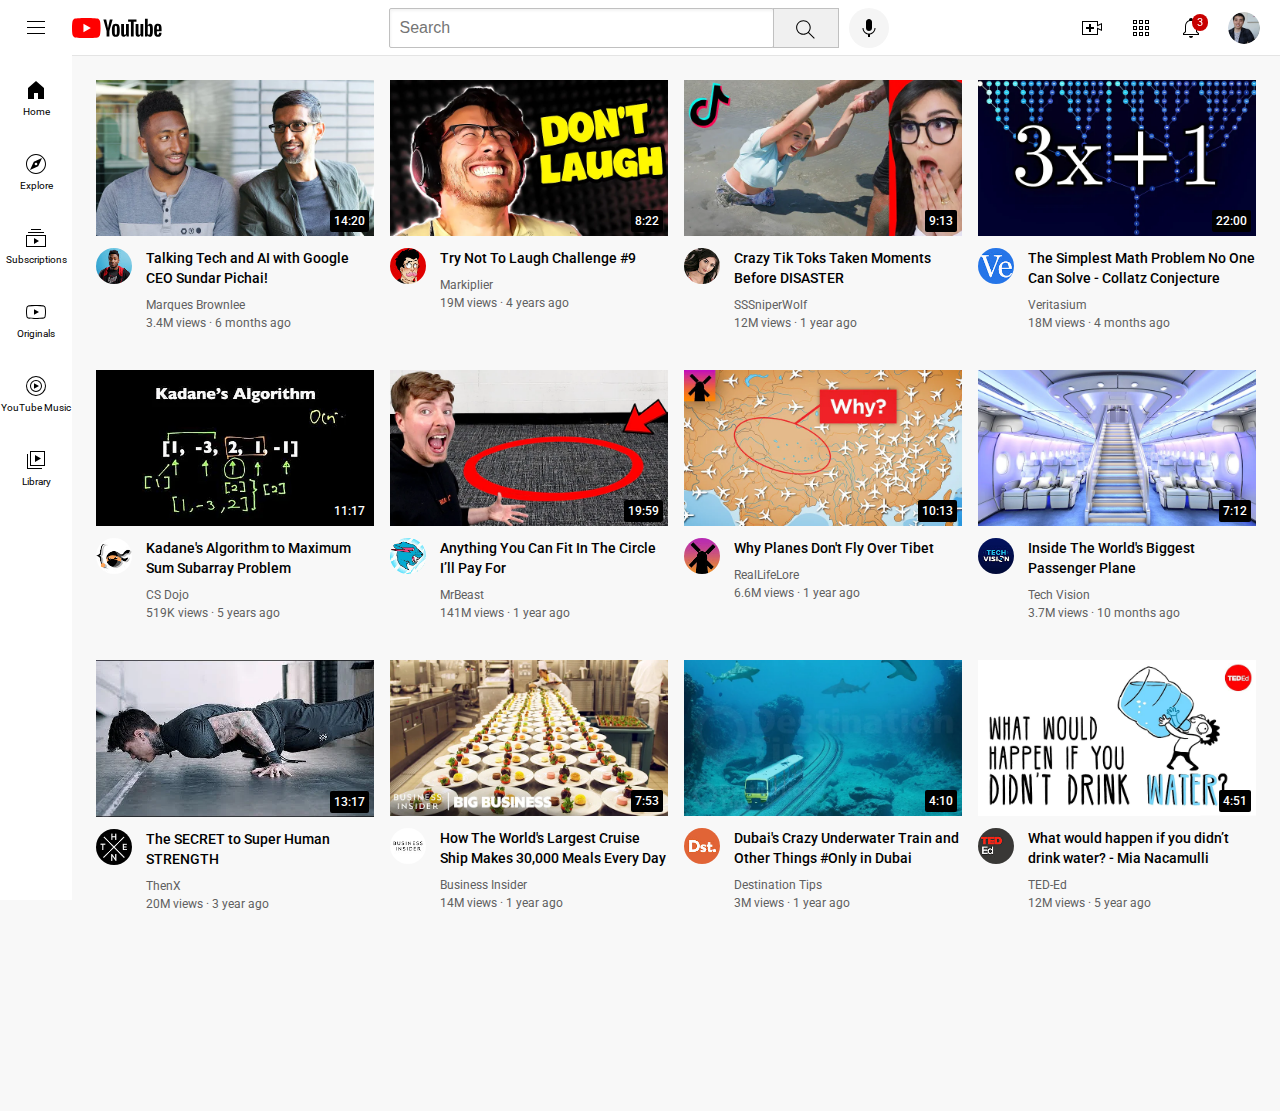
<file: index.html>
<!DOCTYPE html>
<html>

<head>
  <title>Youtube.com Clone</title>


  <link rel="preconnect" href="https://fonts.googleapis.com">

  <link rel="preconnect" href="https://fonts.gstatic.com" crossorigin>
  <link href="https://fonts.googleapis.com/css2?family=Roboto:wght@400;500;700&display=swap" rel="stylesheet">


  <link rel="stylesheet" href="styles/general.css">
  <link rel="stylesheet" href="styles/header.css">
  <link rel="stylesheet" href="styles/video.css">
  <link rel="stylesheet" href="styles/sidebar.css">
</head>

<body>
  <header class="header">
    <div class="left-section">
      <img class="hamburger-menu" src="icons/hamburger-menu.svg">
      <img class="youtube-logo" src="icons/youtube-logo.svg">

    </div>
    <div class="middle-section">
      <input class="search-bar" type="text" placeholder="Search">
      <button class="search-button">
        <img class="search-icon" src="icons/search.svg">
        <div class="tooltip">Search</div>
      </button>
      <!-- Put Position absolute inside position relative -->
      <button class="voice-search-button">
        <img class="voice-search-icon" src="icons/voice-search-icon.svg">
        <div class="tooltip">Search with your voice</div>
      </button>
    </div>
    <div class="right-section">
      <div class="upload-icon-container">
        <img class="upload-icon" src="icons/upload.svg">
        <div class="tooltip">Create</div>
      </div>
      <div class="youtube-apps-icon-container">
        <img class="youtube-apps-icon" src="icons/youtube-apps.svg">
        <div class="tooltip">YouTube apps</div>
      </div>
      <div class="notifications-icon-container">
        <img class="notifications-icon" src="icons/notifications.svg">
        <div class="notifications-count">3</div>
        <div class="tooltip">Notifications</div>
      </div>
      <img class="current-user-picture" src="channel-pictures/my-channel.jpeg">
    </div>
  </header>

  <nav class="sidebar">
    <div class="sidebar-link">
      <img src="icons/home.svg">
      <div>Home</div>
    </div>
    <div class="sidebar-link">
      <img src="icons/explore.svg">
      <div>Explore</div>
    </div>
    <div class="sidebar-link">
      <img src="icons/subscriptions.svg">
      <div>Subscriptions</div>
    </div>
    <div class="sidebar-link">
      <img src="icons/originals.svg">
      <div>Originals</div>
    </div>
    <div class="sidebar-link">
      <img src="icons/youtube-music.svg">
      <div>YouTube Music</div>
    </div>
    <div class="sidebar-link">
      <img src="icons/library.svg">
      <div>Library</div>
    </div>
  </nav>

  <main>
    <section class="video-grid">
      <div class="video-preview">
        <div class="thumbnail-row">
          <img class="thumbnail" src="thumbnails/thumbnail-1.webp">
          <div class="video-time">14:20</div>
        </div>
        <div class="video-info-grid">
          <div class="channel-picture">
            <img class="profile-picture" src="channel-pictures/channel-1.jpeg">
          </div>
          <div class="video-info">
            <p class="video-title">
              Talking Tech and AI with Google CEO Sundar Pichai!
            </p>

            <p class="video-author">
              Marques Brownlee
            </p>

            <p class="video-stats">
              3.4M views &#183; 6 months ago
            </p>
          </div>
        </div>
      </div>

      <div class="video-preview">
        <div class="thumbnail-row">
          <img class="thumbnail" src="thumbnails/thumbnail-2.webp">
          <div class="video-time">8:22</div>
        </div>
        <div class="video-info-grid">
          <div class="channel-picture">
            <img class="profile-picture" src="channel-pictures/channel-2.jpeg">
          </div>
          <div class="video-info">
            <p class="video-title">
              Try Not To Laugh Challenge #9
            </p>

            <p class="video-author">
              Markiplier
            </p>

            <p class="video-stats">
              19M views &#183; 4 years ago
            </p>
          </div>
        </div>
      </div>

      <div class="video-preview">
        <div class="thumbnail-row">
          <img class="thumbnail" src="thumbnails/thumbnail-3.webp">
          <div class="video-time">9:13</div>
        </div>
        <div class="video-info-grid">
          <div class="channel-picture">
            <img class="profile-picture" src="channel-pictures/channel-3.jpeg">
          </div>
          <div class="video-info">
            <p class="video-title">
              Crazy Tik Toks Taken Moments Before DISASTER </p>

            <p class="video-author">
              SSSniperWolf
            </p>

            <p class="video-stats">
              12M views &#183; 1 year ago
            </p>
          </div>
        </div>
      </div>

      <div class="video-preview">
        <div class="thumbnail-row">
          <img class="thumbnail" src="thumbnails/thumbnail-4.webp">
          <div class="video-time">22:00</div>
        </div>
        <div class="video-info-grid">
          <div class="channel-picture">
            <img class="profile-picture" src="channel-pictures/channel-4.jpeg">
          </div>
          <div class="video-info">
            <p class="video-title">

              The Simplest Math Problem No One Can Solve - Collatz Conjecture </p>

            <p class="video-author">
              Veritasium
            </p>

            <p class="video-stats">
              18M views &#183; 4 months ago
            </p>
          </div>
        </div>
      </div>

      <div class="video-preview">
        <div class="thumbnail-row">
          <img class="thumbnail" src="thumbnails/thumbnail-5.webp">
          <div class="video-time">11:17</div>
        </div>
        <div class="video-info-grid">
          <div class="channel-picture">
            <img class="profile-picture" src="channel-pictures/channel-5.jpeg">
          </div>
          <div class="video-info">
            <p class="video-title">
              Kadane's Algorithm to Maximum Sum Subarray Problem
            </p>

            <p class="video-author">
              CS Dojo
            </p>

            <p class="video-stats">
              519K views &#183; 5 years ago
            </p>
          </div>
        </div>
      </div>

      <div class="video-preview">
        <div class="thumbnail-row">
          <img class="thumbnail" src="thumbnails/thumbnail-6.webp">
          <div class="video-time">19:59</div>
        </div>
        <div class="video-info-grid">
          <div class="channel-picture">
            <img class="profile-picture" src="channel-pictures/channel-6.jpeg">
          </div>
          <div class="video-info">
            <p class="video-title">
              Anything You Can Fit In The Circle I’ll Pay For
            </p>

            <p class="video-author">
              MrBeast
            </p>

            <p class="video-stats">
              141M views &#183; 1 year ago
            </p>
          </div>
        </div>
      </div>

      <div class="video-preview">
        <div class="thumbnail-row">
          <img class="thumbnail" src="thumbnails/thumbnail-7.webp">
          <div class="video-time">10:13</div>
        </div>
        <div class="video-info-grid">
          <div class="channel-picture">
            <img class="profile-picture" src="channel-pictures/channel-7.jpeg">
          </div>
          <div class="video-info">
            <p class="video-title">
              Why Planes Don't Fly Over Tibet
            </p>

            <p class="video-author">
              RealLifeLore
            </p>

            <p class="video-stats">
              6.6M views &#183; 1 year ago
            </p>
          </div>
        </div>
      </div>

      <div class="video-preview">
        <div class="thumbnail-row">
          <img class="thumbnail" src="thumbnails/thumbnail-8.webp">
          <div class="video-time">7:12</div>
        </div>
        <div class="video-info-grid">
          <div class="channel-picture">
            <img class="profile-picture" src="channel-pictures/channel-8.jpeg">
          </div>
          <div class="video-info">
            <p class="video-title">
              Inside The World's Biggest Passenger Plane
            </p>

            <p class="video-author">
              Tech Vision
            </p>

            <p class="video-stats">
              3.7M views &#183; 10 months ago
            </p>
          </div>
        </div>
      </div>


      <div class="video-preview">
        <div class="thumbnail-row">
          <img class="thumbnail" src="thumbnails/thumbnail-9.webp">
          <div class="video-time">13:17</div>
        </div>
        <div class="video-info-grid">
          <div class="channel-picture">
            <img class="profile-picture" src="channel-pictures/channel-9.jpeg">
          </div>
          <div class="video-info">
            <p class="video-title">
              The SECRET to Super Human STRENGTH
            </p>

            <p class="video-author">
              ThenX
            </p>

            <p class="video-stats">
              20M views &#183; 3 year ago
            </p>
          </div>
        </div>
      </div>


      <div class="video-preview">
        <div class="thumbnail-row">
          <img class="thumbnail" src="thumbnails/thumbnail-10.webp">
          <div class="video-time">7:53</div>
        </div>
        <div class="video-info-grid">
          <div class="channel-picture">
            <img class="profile-picture" src="channel-pictures/channel-10.jpeg">
          </div>
          <div class="video-info">
            <p class="video-title">
              How The World's Largest Cruise Ship Makes 30,000 Meals Every Day
            </p>

            <p class="video-author">
              Business Insider
            </p>

            <p class="video-stats">
              14M views &#183; 1 year ago
            </p>
          </div>
        </div>
      </div>


      <div class="video-preview">
        <div class="thumbnail-row">
          <img class="thumbnail" src="thumbnails/thumbnail-11.webp">
          <div class="video-time">4:10</div>
        </div>
        <div class="video-info-grid">
          <div class="channel-picture">
            <img class="profile-picture" src="channel-pictures/channel-11.jpeg">
          </div>
          <div class="video-info">
            <p class="video-title">
              Dubai's Crazy Underwater Train and Other Things #Only in Dubai
            </p>

            <p class="video-author">
              Destination Tips
            </p>

            <p class="video-stats">
              3M views &#183; 1 year ago
            </p>
          </div>
        </div>
      </div>


      <div class="video-preview">
        <div class="thumbnail-row">
          <img class="thumbnail" src="thumbnails/thumbnail-12.webp">
          <div class="video-time">4:51</div>
        </div>
        <div class="video-info-grid">
          <div class="channel-picture">
            <img class="profile-picture" src="channel-pictures/channel-12.jpeg">
          </div>
          <div class="video-info">
            <p class="video-title">
              What would happen if you didn’t drink water? - Mia Nacamulli
            </p>

            <p class="video-author">
              TED-Ed
            </p>

            <p class="video-stats">
              12M views &#183; 5 year ago
            </p>
          </div>
        </div>
      </div>

    </section>

  </main>

</body>

</html>
</file>
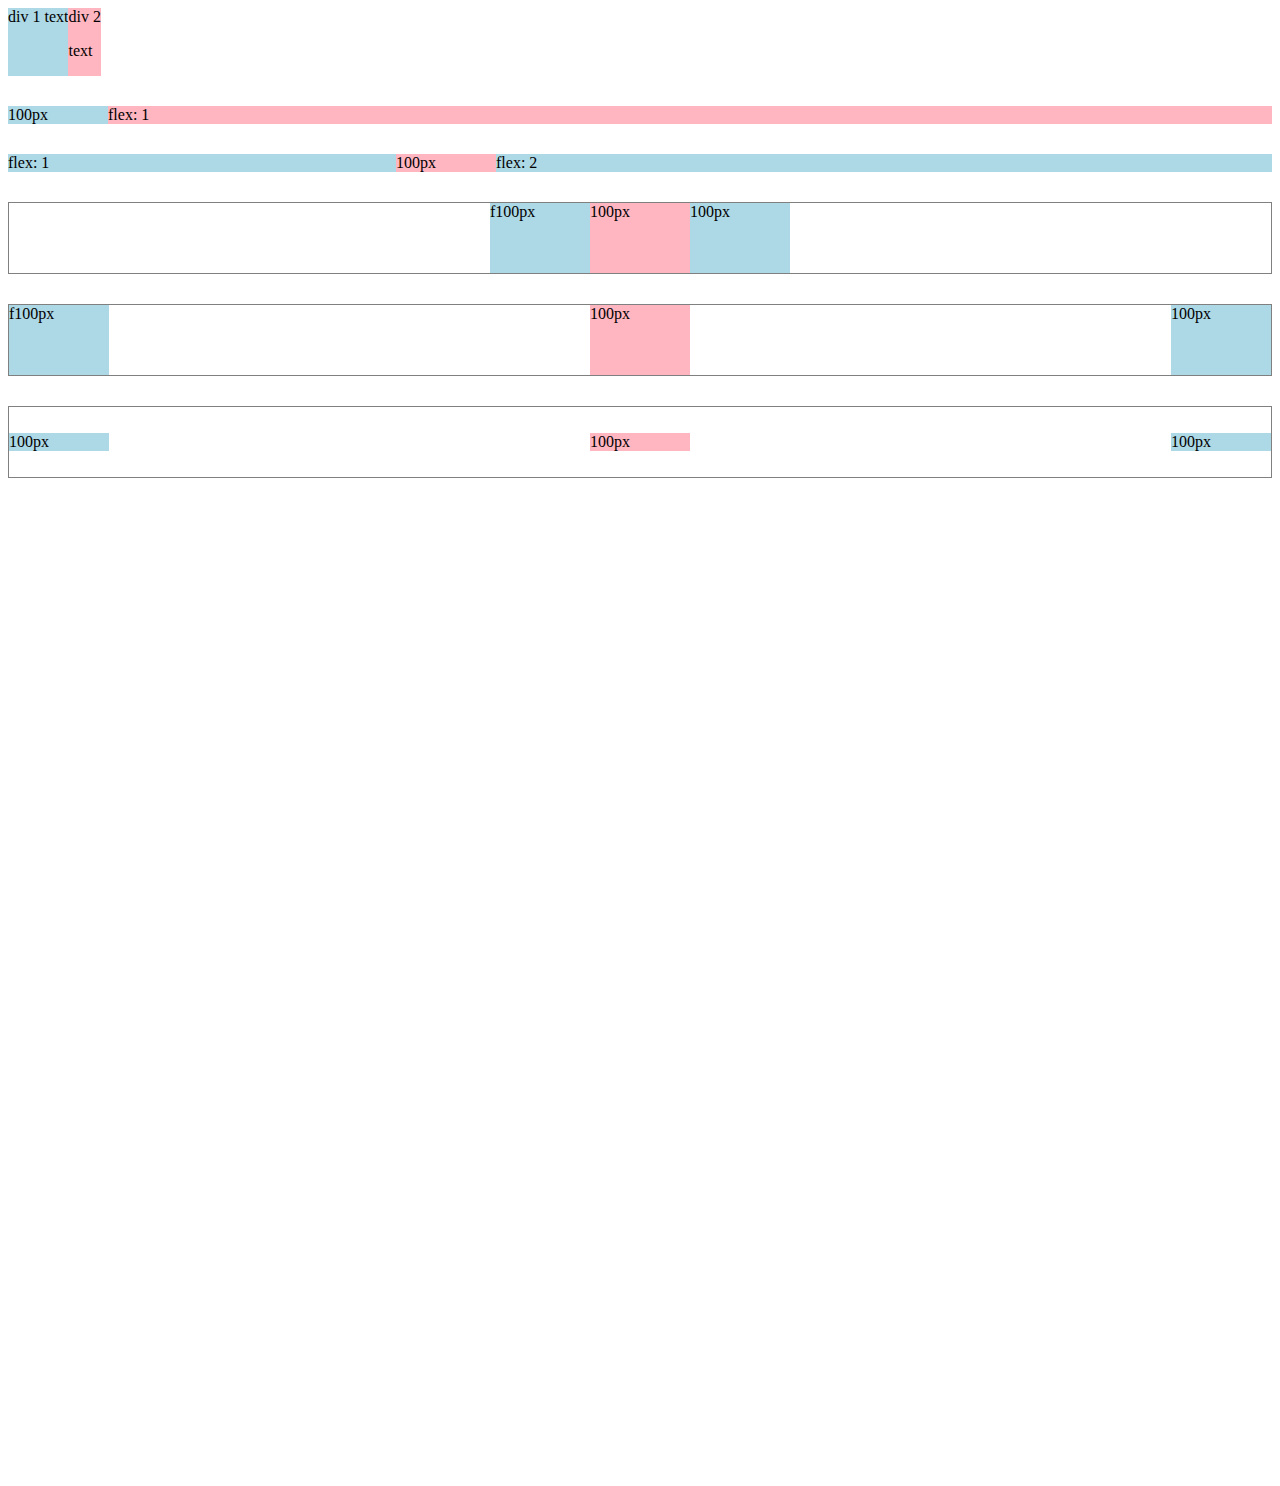
<file: flexbox.html>
<!DOCTYPE html>
<html>

<head>
  <title>Flexbox Practice</title>
</head>

<body style="padding-bottom: 1000px;">
  <div style="
    display: flex;
    flex-direction: row;
    ">
    <div style="background-color:lightblue;">div 1 text</div>
    <div style="background-color:lightpink;">div 2<p>text</p>
    </div>
  </div>

  <div style="
    margin-top: 30px;
    display: flex;
    flex-direction: row;
    ">
    <div style="background-color:lightblue; width: 100px;">100px</div>
    <div style="background-color:lightpink; flex: 1;">flex: 1
    </div>
  </div>

  <div style="
    margin-top: 30px;
    display: flex;
    flex-direction: row;
    ">
    <div style="background-color:lightblue; flex: 1;">flex: 1
    </div>
    <div style="background-color:lightpink; width: 100px;">100px</div>
    <div style="background-color:lightblue; flex: 2;">flex: 2</div>
  </div>


  <div style="
    margin-top: 30px;
    height: 70px;
    border-width: 1px;
    border-style: solid;
    border-color:gray;

    display: flex;
    flex-direction: row;
    justify-content: center;
    ">
    <div style="background-color:lightblue; width: 100px;">f100px
    </div>
    <div style="background-color:lightpink; width: 100px;">100px</div>
    <div style="background-color:lightblue; width: 100px;">100px</div>
  </div>


  <div style="
    margin-top: 30px;
    height: 70px;
    border-width: 1px;
    border-style: solid;
    border-color:gray;

    display: flex;
    flex-direction: row;
    justify-content: space-between;
    ">
    <div style="background-color:lightblue; width: 100px;">f100px
    </div>
    <div style="background-color:lightpink; width: 100px;">100px</div>
    <div style="background-color:lightblue; width: 100px;">100px</div>
  </div>



  <div style="
    margin-top: 30px;
    height: 70px;
    border-width: 1px;
    border-style: solid;
    border-color:gray;

    display: flex;
    flex-direction: row;
    justify-content: space-between;
    align-items: center;
    ">
    <div style="background-color:lightblue; width: 100px;">100px
    </div>
    <div style="background-color:lightpink; width: 100px;">100px</div>
    <div style="background-color:lightblue; width: 100px;">100px</div>
  </div>
</body>

</html>
</file>
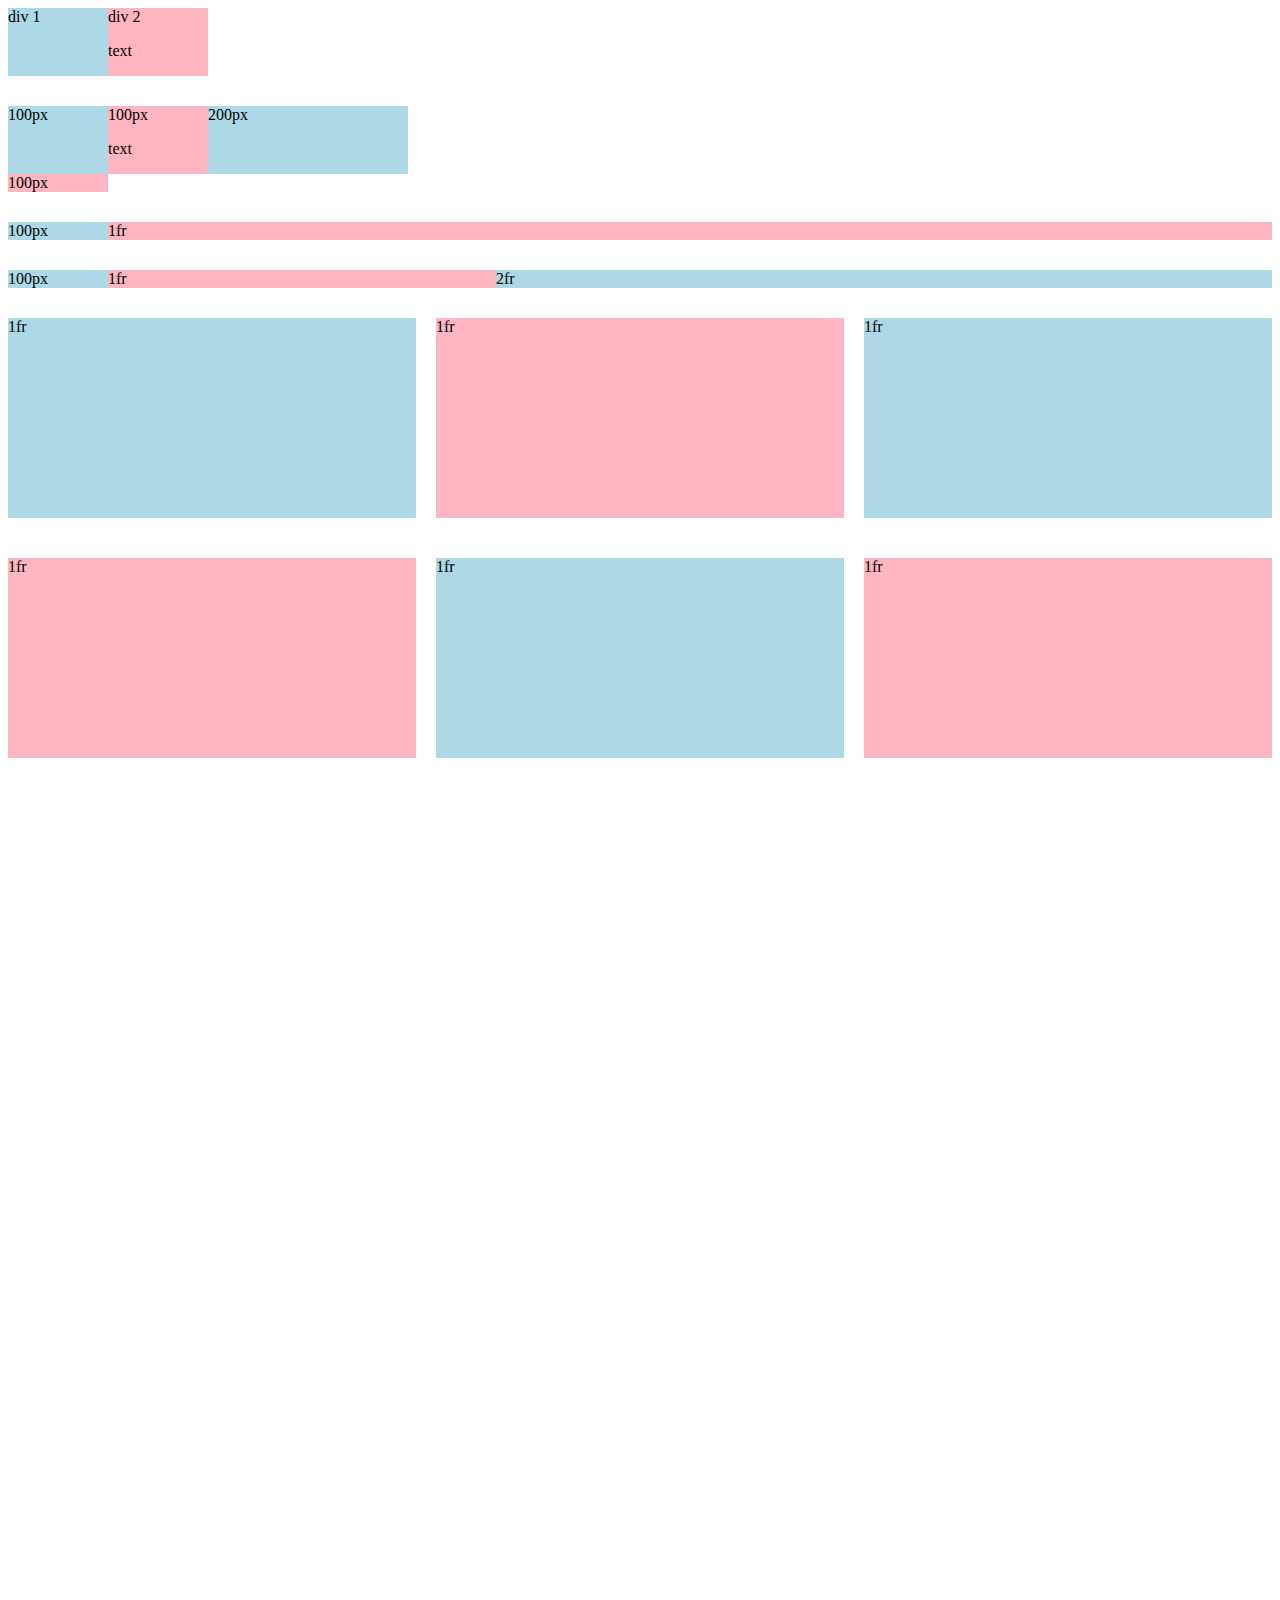
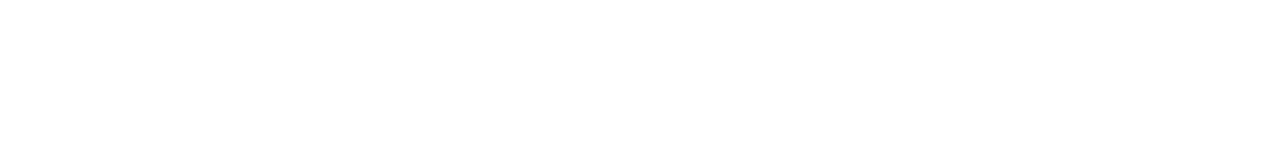
<file: grid.html>
<!DOCTYPE html>
<html>

<head>
  <title>Grid Practice</title>
</head>


<body style="padding-bottom: 1000px;">
  <div style="
    display: grid;
    grid-template-columns:100px 100px;
    ">
    <div style="background-color:lightblue;">div 1</div>
    <div style="background-color:lightpink;">div 2<p>text</p>
    </div>
  </div>

  <div style="
    margin-top: 30px;
    display: grid;
    grid-template-columns:100px 100px 200px;
    ">
    <div style="background-color:lightblue;">100px</div>
    <div style="background-color:lightpink;">100px<p>text</p>
    </div>
    <div style="background-color:lightblue;">200px</div>
    <div style="background-color:lightpink;">100px</div>
  </div>


  <div style="
    margin-top: 30px;
    display: grid;
    grid-template-columns:100px 1fr;
    ">
    <div style="background-color:lightblue;">100px</div>
    <div style="background-color:lightpink;">1fr
    </div>
  </div>

  <div style="
  margin-top: 30px;
  display: grid;
  grid-template-columns:100px 1fr 2fr;
  ">
    <div style="background-color:lightblue;">100px</div>

    <div style="background-color:lightpink;">1fr
    </div>
    <div style="background-color:lightblue;">2fr</div>
  </div>

  <div style="
  margin-top: 30px;
  display: grid;
  grid-template-columns:1fr 1fr 1fr;
  column-gap: 20px;
  row-gap: 40px;
  ">
    <div style="background-color:lightblue; height: 200px;">1fr</div>
    <div style="background-color:lightpink; height: 200px;">1fr
    </div>
    <div style="background-color:lightblue; height: 200px;">1fr</div>
    <div style="background-color:lightpink; height: 200px;">1fr
    </div>
    <div style="background-color:lightblue; height: 200px;">1fr</div>
    <div style="background-color:lightpink; height: 200px;">1fr
    </div>
  </div>

</body>

</html>
</file>
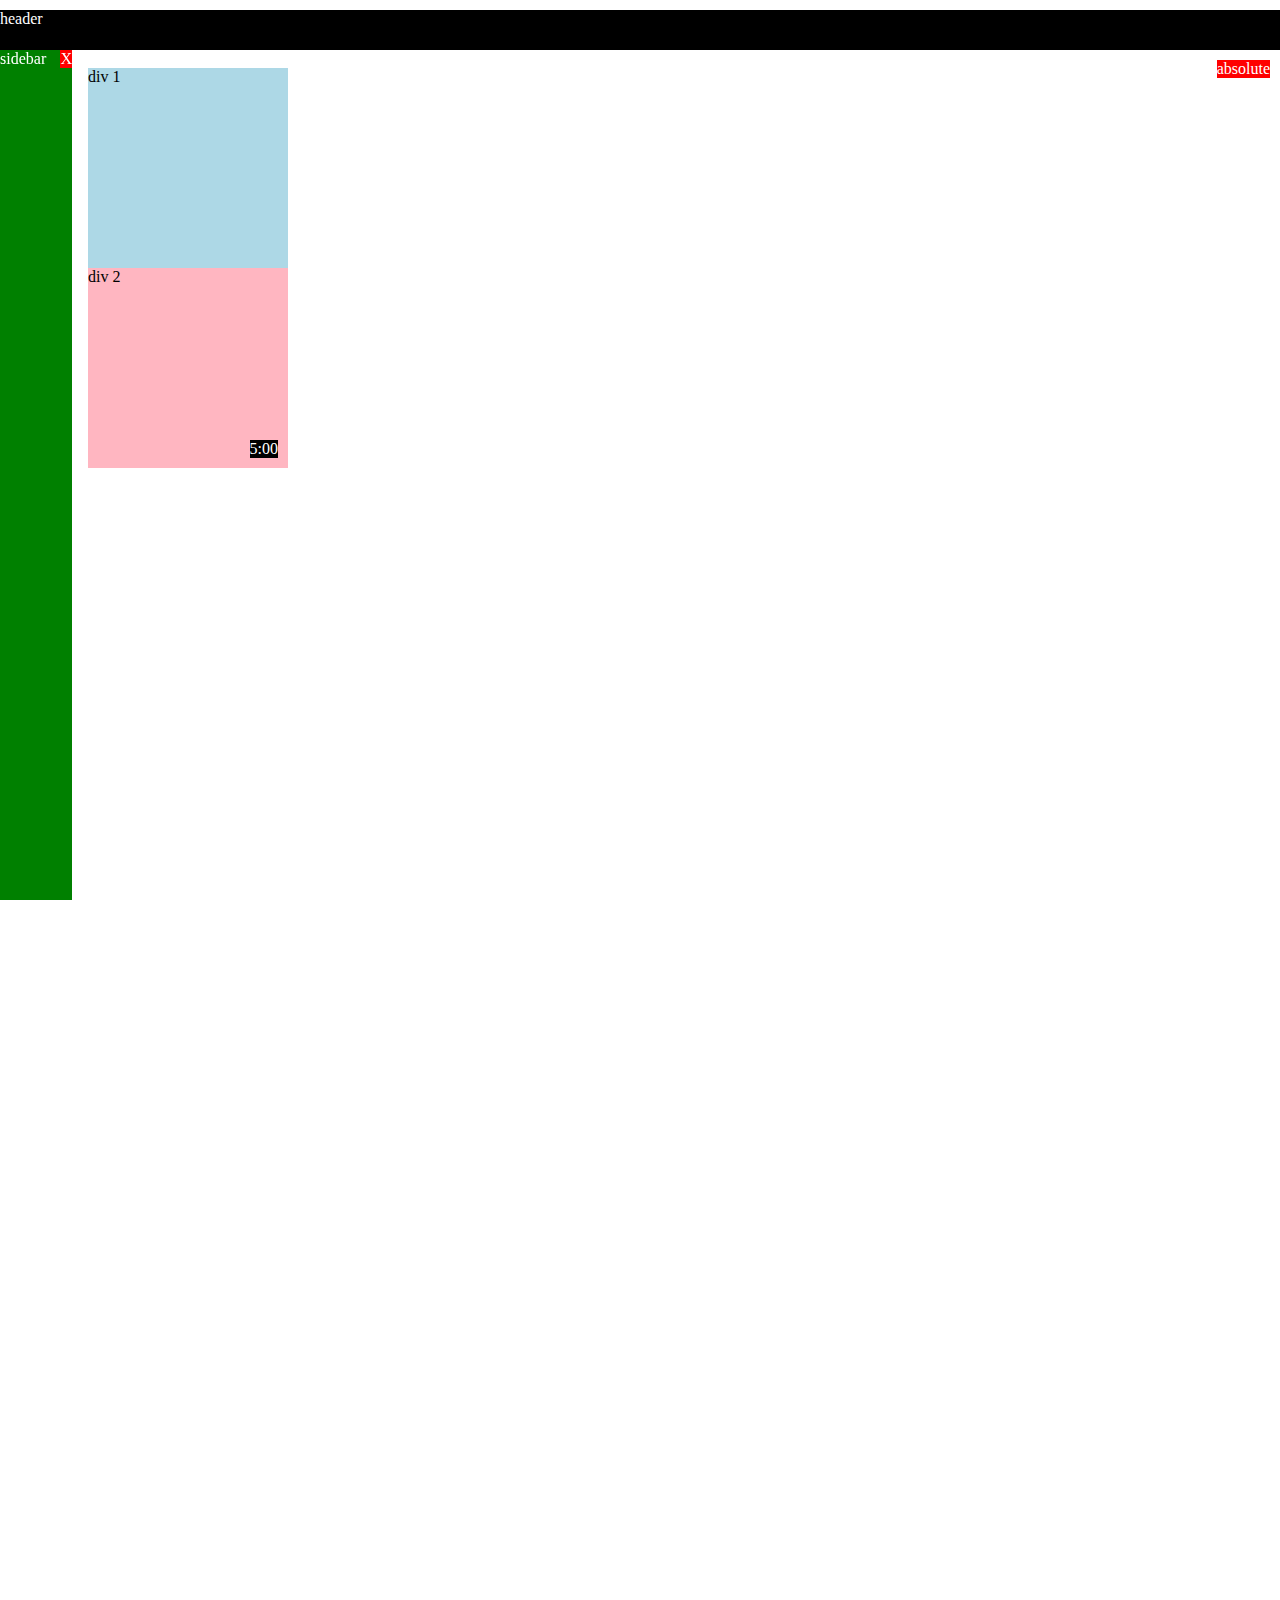
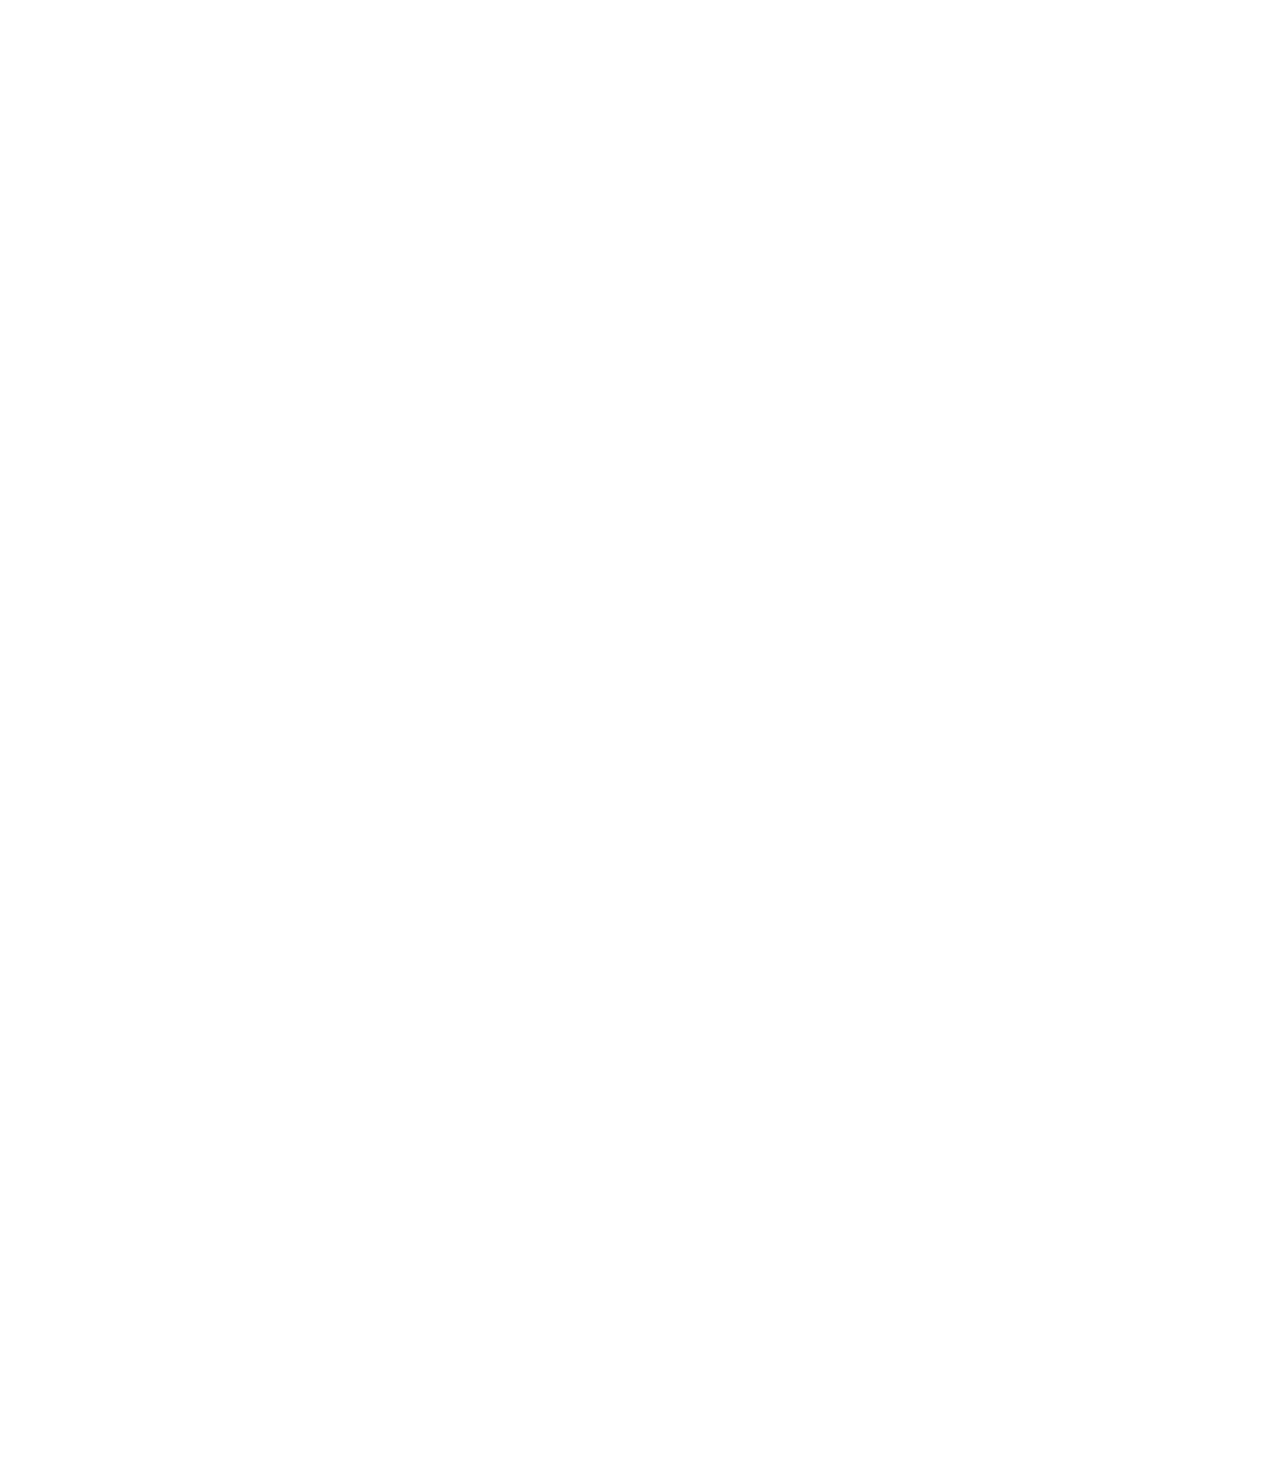
<file: position.html>
<!DOCTYPE html>
<html>

<head>
  <title>
    Position Practice
  </title>
</head>

<body style="
 height: 3000px;
 padding-top: 60px;
 padding-left: 80px;
">
  <div style="
      background-color: black;
      color: white;
      position: fixed;
      top: 10px;
      left: 0;
      right: 0;
      height: 40px;
      z-index: 1;
      ">header</div>

  <div style="
  background-color:green;
  color: white;
  position: fixed;
  left: 0;
  bottom: 0;
  top: 50px;
  width: 72px;
  ">
    sidebar
    <div style="
  position: absolute;
  background-color: red;
  color: white;
  top: 0;
  right: 0;
  ">
      X
    </div>
  </div>

  <div style="
  position: absolute;
  background-color: red;
  color: white;
  top: 60px;
  right: 10px;
  ">
    absolute
  </div>

  <div style="
    background-color:lightblue;
    height: 200px;
    width: 200px;
    position: static;
    ">div 1</div>
  <div style="
    background-color: lightpink;
    height: 200px;
    width: 200px;
    position: relative; 
    ">

    div 2
    <div style="
    position: absolute;
    background-color: black;
    color: white;
    bottom: 10px;
    right: 10px;

    ">
      5:00
    </div>
  </div>
</body>

</html>
</file>
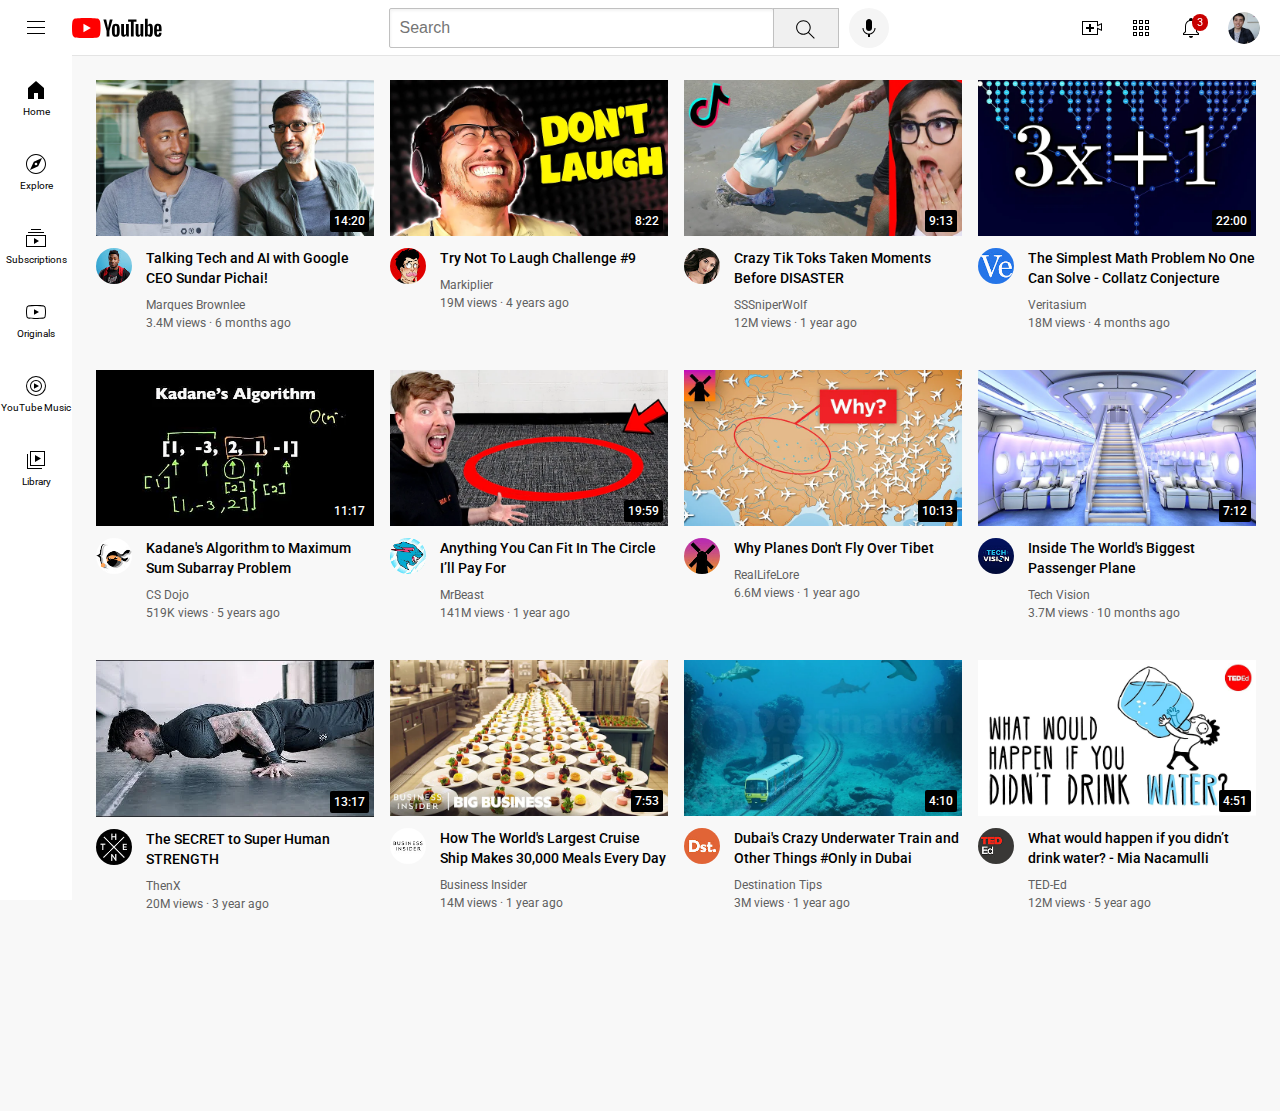
<file: youtube.html>
<!DOCTYPE html>
<html>

<head>
  <title>Youtube.com Clone</title>


  <link rel="preconnect" href="https://fonts.googleapis.com">

  <link rel="preconnect" href="https://fonts.gstatic.com" crossorigin>
  <link href="https://fonts.googleapis.com/css2?family=Roboto:wght@400;500;700&display=swap" rel="stylesheet">


  <link rel="stylesheet" href="styles/general.css">
  <link rel="stylesheet" href="styles/header.css">
  <link rel="stylesheet" href="styles/video.css">
  <link rel="stylesheet" href="styles/sidebar.css">
</head>

<body>
  <header class="header">
    <div class="left-section">
      <img class="hamburger-menu" src="icons/hamburger-menu.svg">
      <img class="youtube-logo" src="icons/youtube-logo.svg">

    </div>
    <div class="middle-section">
      <input class="search-bar" type="text" placeholder="Search">
      <button class="search-button">
        <img class="search-icon" src="icons/search.svg">
        <div class="tooltip">Search</div>
      </button>
      <!-- Put Position absolute inside position relative -->
      <button class="voice-search-button">
        <img class="voice-search-icon" src="icons/voice-search-icon.svg">
        <div class="tooltip">Search with your voice</div>
      </button>
    </div>
    <div class="right-section">
      <div class="upload-icon-container">
        <img class="upload-icon" src="icons/upload.svg">
        <div class="tooltip">Create</div>
      </div>
      <div class="youtube-apps-icon-container">
        <img class="youtube-apps-icon" src="icons/youtube-apps.svg">
        <div class="tooltip">YouTube apps</div>
      </div>
      <div class="notifications-icon-container">
        <img class="notifications-icon" src="icons/notifications.svg">
        <div class="notifications-count">3</div>
        <div class="tooltip">Notifications</div>
      </div>
      <img class="current-user-picture" src="channel-pictures/my-channel.jpeg">
    </div>
  </header>

  <nav class="sidebar">
    <div class="sidebar-link">
      <img src="icons/home.svg">
      <div>Home</div>
    </div>
    <div class="sidebar-link">
      <img src="icons/explore.svg">
      <div>Explore</div>
    </div>
    <div class="sidebar-link">
      <img src="icons/subscriptions.svg">
      <div>Subscriptions</div>
    </div>
    <div class="sidebar-link">
      <img src="icons/originals.svg">
      <div>Originals</div>
    </div>
    <div class="sidebar-link">
      <img src="icons/youtube-music.svg">
      <div>YouTube Music</div>
    </div>
    <div class="sidebar-link">
      <img src="icons/library.svg">
      <div>Library</div>
    </div>
  </nav>

  <main>
    <section class="video-grid">
      <div class="video-preview">
        <div class="thumbnail-row">
          <img class="thumbnail" src="thumbnails/thumbnail-1.webp">
          <div class="video-time">14:20</div>
        </div>
        <div class="video-info-grid">
          <div class="channel-picture">
            <img class="profile-picture" src="channel-pictures/channel-1.jpeg">
          </div>
          <div class="video-info">
            <p class="video-title">
              Talking Tech and AI with Google CEO Sundar Pichai!
            </p>

            <p class="video-author">
              Marques Brownlee
            </p>

            <p class="video-stats">
              3.4M views &#183; 6 months ago
            </p>
          </div>
        </div>
      </div>

      <div class="video-preview">
        <div class="thumbnail-row">
          <img class="thumbnail" src="thumbnails/thumbnail-2.webp">
          <div class="video-time">8:22</div>
        </div>
        <div class="video-info-grid">
          <div class="channel-picture">
            <img class="profile-picture" src="channel-pictures/channel-2.jpeg">
          </div>
          <div class="video-info">
            <p class="video-title">
              Try Not To Laugh Challenge #9
            </p>

            <p class="video-author">
              Markiplier
            </p>

            <p class="video-stats">
              19M views &#183; 4 years ago
            </p>
          </div>
        </div>
      </div>

      <div class="video-preview">
        <div class="thumbnail-row">
          <img class="thumbnail" src="thumbnails/thumbnail-3.webp">
          <div class="video-time">9:13</div>
        </div>
        <div class="video-info-grid">
          <div class="channel-picture">
            <img class="profile-picture" src="channel-pictures/channel-3.jpeg">
          </div>
          <div class="video-info">
            <p class="video-title">
              Crazy Tik Toks Taken Moments Before DISASTER </p>

            <p class="video-author">
              SSSniperWolf
            </p>

            <p class="video-stats">
              12M views &#183; 1 year ago
            </p>
          </div>
        </div>
      </div>

      <div class="video-preview">
        <div class="thumbnail-row">
          <img class="thumbnail" src="thumbnails/thumbnail-4.webp">
          <div class="video-time">22:00</div>
        </div>
        <div class="video-info-grid">
          <div class="channel-picture">
            <img class="profile-picture" src="channel-pictures/channel-4.jpeg">
          </div>
          <div class="video-info">
            <p class="video-title">

              The Simplest Math Problem No One Can Solve - Collatz Conjecture </p>

            <p class="video-author">
              Veritasium
            </p>

            <p class="video-stats">
              18M views &#183; 4 months ago
            </p>
          </div>
        </div>
      </div>

      <div class="video-preview">
        <div class="thumbnail-row">
          <img class="thumbnail" src="thumbnails/thumbnail-5.webp">
          <div class="video-time">11:17</div>
        </div>
        <div class="video-info-grid">
          <div class="channel-picture">
            <img class="profile-picture" src="channel-pictures/channel-5.jpeg">
          </div>
          <div class="video-info">
            <p class="video-title">
              Kadane's Algorithm to Maximum Sum Subarray Problem
            </p>

            <p class="video-author">
              CS Dojo
            </p>

            <p class="video-stats">
              519K views &#183; 5 years ago
            </p>
          </div>
        </div>
      </div>

      <div class="video-preview">
        <div class="thumbnail-row">
          <img class="thumbnail" src="thumbnails/thumbnail-6.webp">
          <div class="video-time">19:59</div>
        </div>
        <div class="video-info-grid">
          <div class="channel-picture">
            <img class="profile-picture" src="channel-pictures/channel-6.jpeg">
          </div>
          <div class="video-info">
            <p class="video-title">
              Anything You Can Fit In The Circle I’ll Pay For
            </p>

            <p class="video-author">
              MrBeast
            </p>

            <p class="video-stats">
              141M views &#183; 1 year ago
            </p>
          </div>
        </div>
      </div>

      <div class="video-preview">
        <div class="thumbnail-row">
          <img class="thumbnail" src="thumbnails/thumbnail-7.webp">
          <div class="video-time">10:13</div>
        </div>
        <div class="video-info-grid">
          <div class="channel-picture">
            <img class="profile-picture" src="channel-pictures/channel-7.jpeg">
          </div>
          <div class="video-info">
            <p class="video-title">
              Why Planes Don't Fly Over Tibet
            </p>

            <p class="video-author">
              RealLifeLore
            </p>

            <p class="video-stats">
              6.6M views &#183; 1 year ago
            </p>
          </div>
        </div>
      </div>

      <div class="video-preview">
        <div class="thumbnail-row">
          <img class="thumbnail" src="thumbnails/thumbnail-8.webp">
          <div class="video-time">7:12</div>
        </div>
        <div class="video-info-grid">
          <div class="channel-picture">
            <img class="profile-picture" src="channel-pictures/channel-8.jpeg">
          </div>
          <div class="video-info">
            <p class="video-title">
              Inside The World's Biggest Passenger Plane
            </p>

            <p class="video-author">
              Tech Vision
            </p>

            <p class="video-stats">
              3.7M views &#183; 10 months ago
            </p>
          </div>
        </div>
      </div>


      <div class="video-preview">
        <div class="thumbnail-row">
          <img class="thumbnail" src="thumbnails/thumbnail-9.webp">
          <div class="video-time">13:17</div>
        </div>
        <div class="video-info-grid">
          <div class="channel-picture">
            <img class="profile-picture" src="channel-pictures/channel-9.jpeg">
          </div>
          <div class="video-info">
            <p class="video-title">
              The SECRET to Super Human STRENGTH
            </p>

            <p class="video-author">
              ThenX
            </p>

            <p class="video-stats">
              20M views &#183; 3 year ago
            </p>
          </div>
        </div>
      </div>


      <div class="video-preview">
        <div class="thumbnail-row">
          <img class="thumbnail" src="thumbnails/thumbnail-10.webp">
          <div class="video-time">7:53</div>
        </div>
        <div class="video-info-grid">
          <div class="channel-picture">
            <img class="profile-picture" src="channel-pictures/channel-10.jpeg">
          </div>
          <div class="video-info">
            <p class="video-title">
              How The World's Largest Cruise Ship Makes 30,000 Meals Every Day
            </p>

            <p class="video-author">
              Business Insider
            </p>

            <p class="video-stats">
              14M views &#183; 1 year ago
            </p>
          </div>
        </div>
      </div>


      <div class="video-preview">
        <div class="thumbnail-row">
          <img class="thumbnail" src="thumbnails/thumbnail-11.webp">
          <div class="video-time">4:10</div>
        </div>
        <div class="video-info-grid">
          <div class="channel-picture">
            <img class="profile-picture" src="channel-pictures/channel-11.jpeg">
          </div>
          <div class="video-info">
            <p class="video-title">
              Dubai's Crazy Underwater Train and Other Things #Only in Dubai
            </p>

            <p class="video-author">
              Destination Tips
            </p>

            <p class="video-stats">
              3M views &#183; 1 year ago
            </p>
          </div>
        </div>
      </div>


      <div class="video-preview">
        <div class="thumbnail-row">
          <img class="thumbnail" src="thumbnails/thumbnail-12.webp">
          <div class="video-time">4:51</div>
        </div>
        <div class="video-info-grid">
          <div class="channel-picture">
            <img class="profile-picture" src="channel-pictures/channel-12.jpeg">
          </div>
          <div class="video-info">
            <p class="video-title">
              What would happen if you didn’t drink water? - Mia Nacamulli
            </p>

            <p class="video-author">
              TED-Ed
            </p>

            <p class="video-stats">
              12M views &#183; 5 year ago
            </p>
          </div>
        </div>
      </div>

    </section>

  </main>

</body>

</html>
</file>
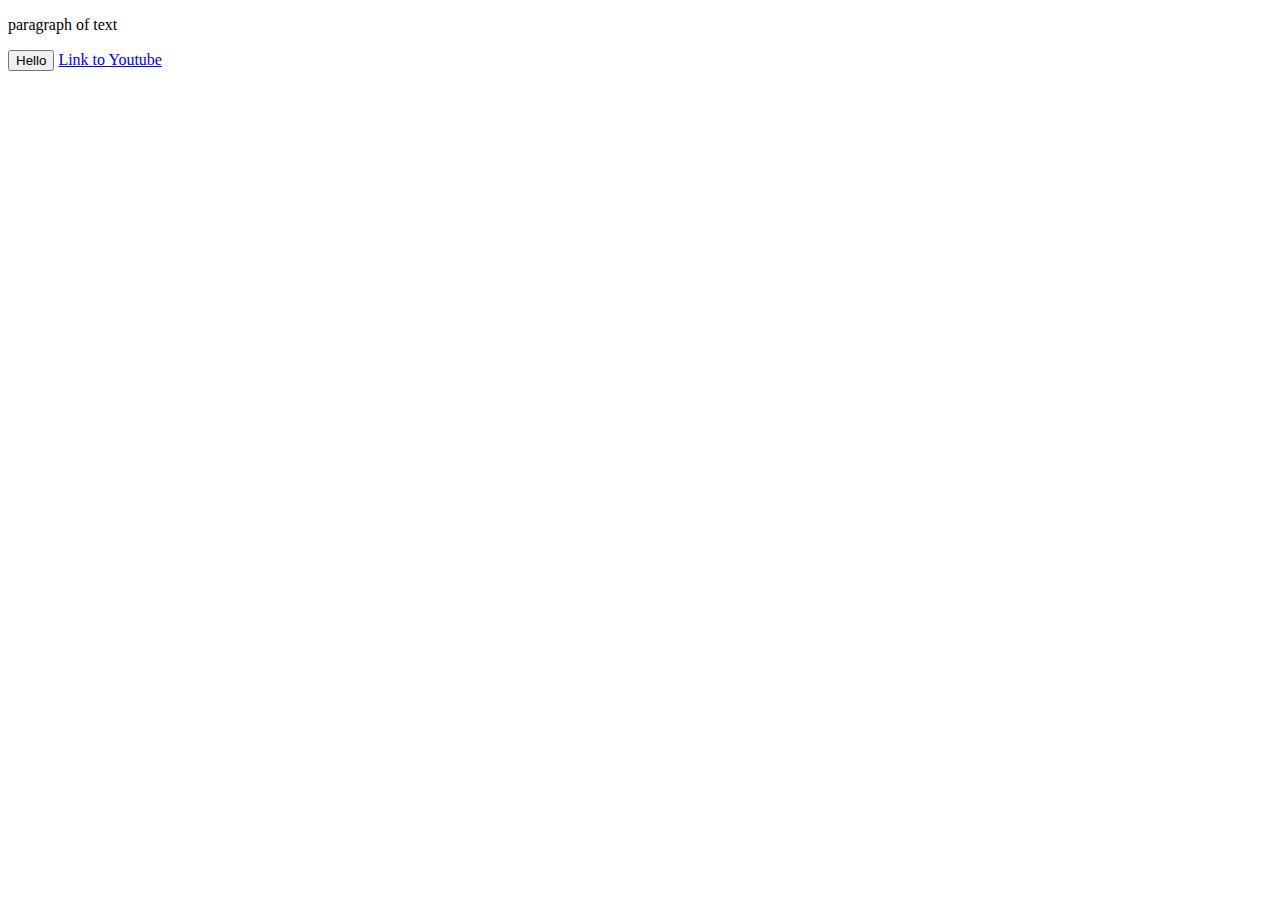
<file: intro-to-html/website.html>
<!DOCTYPE html>
<html>

<head>
  <title>First Website</title>
</head>

<body>
  <p>
    paragraph of text
  </p>


  <button>
    Hello
  </button>


  <a href="https://www.youtube.com/" target="_blank">
    Link to Youtube
  </a>
</body>

</html>
</file>
<file: styles/general.css>
p {
  margin-top: 0;
  margin-bottom: 0;
}

body {
  /* This style below will be inherited */
  font-family: Roboto, Arial;
  margin: 0;
  padding-top: 80px;
  padding-left: 96px;
  padding-right: 24px;
  padding-bottom: 200px;
  background-color: rgb(248, 248, 248);
}
</file>
<file: styles/header.css>
.header {
  height: 55px;

  display: flex;
  flex-direction: row;
  justify-content: space-between;

  position: fixed;
  top: 0;
  left: 0;
  right: 0;
  z-index: 100;

  background-color: white;
  border-bottom-width: 1px;
  border-bottom-style: solid;
  border-bottom-color: rgb(228, 228, 228);
}

.left-section {
  display: flex;
  align-items: center;
}

.hamburger-menu {
  height: 24px;
  margin-left: 24px;
  margin-right: 24px;
}

.youtube-logo {
  height: 20px;
}

.middle-section {
  flex: 1;
  margin-left: 70px;
  margin-right: 35px;
  max-width: 500px;
  display: flex;
  align-items: center;
}

.search-bar {
  flex: 1;
  height: 36px;
  padding-left: 10px;
  font-size: 16px;
  border: 1px solid rgb(192, 192, 192);
  border-radius: 2px;
  box-shadow: inset 1px 2px 3px rgba(0, 0, 0, 0.05);
  width: 0;
}

.search-bar::placeholder {
  font-size: 16px;
}

.search-button {
  height: 40px;
  width: 66px;
  background-color: rgb(240, 240, 240);
  border-width: 1px;
  border-style: solid;
  border-color: rgb(192, 192, 192);
  margin-left: -1px;
  margin-right: 10px;
}

.search-button,
.voice-search-button,
.upload-icon-container,
.youtube-apps-icon-container,
.notifications-icon-container {
  display: flex;
  justify-content: center;
  align-items: center;
  position: relative;
}

.search-button .tooltip,
.voice-search-button .tooltip,
.upload-icon-container .tooltip,
.youtube-apps-icon-container .tooltip,
.notifications-icon-container .tooltip {
  position: absolute;
  background-color: gray;
  color: white;
  padding-top: 4px;
  padding-bottom: 4px;
  padding-left: 8px;
  padding-right: 8px;
  border-radius: 2px;
  font-size: 12px;
  bottom: -30px;
  opacity: 0;
  transition: opacity 0.15s;
  pointer-events: none;
  white-space: nowrap;
}

.search-button:hover .tooltip,
.voice-search-button:hover .tooltip,
.upload-icon-container:hover .tooltip,
.youtube-apps-icon-container:hover .tooltip,
.notifications-icon-container:hover .tooltip {
  opacity: 1;
}

.search-icon {
  height: 25px;
  margin-top: 4px;
}

.voice-search-button {
  height: 40px;
  width: 40px;
  border-radius: 20px;
  border: none;
  background-color: rgb(245, 245, 245);
}

.voice-search-icon {
  height: 24px;
}

.right-section {
  width: 180px;
  margin-right: 20px;
  display: flex;
  align-items: center;
  justify-content: space-between;
  flex-shrink: 0;
}

.upload-icon {
  height: 24px;
}

.youtube-apps-icon {
  height: 24px;
}

.notifications-icon {
  height: 24px;
}

.notifications-icon-container {
  position: relative;
}

.notifications-count {
  position: absolute;
  top: -2px;
  right: -5px;
  background-color: rgb(200, 0, 0);
  color: white;
  font-size: 11px;
  padding-left: 5px;
  padding-right: 5px;
  padding-top: 2px;
  padding-bottom: 2px;
  border-radius: 10px;
}

.current-user-picture {
  height: 32px;
  border-radius: 16px;
}
</file>
<file: styles/video.css>
.thumbnail {
  width: 100%;
}


.video-title {
  margin-top: 0;
  font-size: 14px;
  font-weight: 500;
  line-height: 20px;
  margin-bottom: 10px;
}

.video-info-grid {
  display: grid;
  grid-template-columns: 50px 1fr;
}

.profile-picture {
  width: 36px;
  border-radius: 50px;
}

.thumbnail-row {
  margin-bottom: 8px;
  position: relative;
}

.video-author,
.video-stats {
  font-size: 12px;
  color: rgb(96, 96, 96);
}

.video-author {
  margin-bottom: 4px;
}

.video-grid {
  display: grid;
  grid-template-columns: 1fr 1fr 1fr;
  column-gap: 16px;
  row-gap: 40px;
}

@media (max-width: 750px) {
  .video-grid {
    grid-template-columns: 1fr 1fr;
  }
}


@media (min-width: 751px) and (max-width:999px) {
  .video-grid {
    grid-template-columns: 1fr 1fr 1fr;
  }
}


@media (min-width: 1000px) {
  .video-grid {
    grid-template-columns: 1fr 1fr 1fr 1fr;
  }
}



.video-time {
  font-size: 12px;
  font-weight: 500;
  padding: 4px;
  border-radius: 2px;
  background-color: black;
  color: white;
  position: absolute;
  bottom: 8px;
  right: 5px;
}
</file>
<file: styles/sidebar.css>
.sidebar {
  position: fixed;
  left: 0;
  bottom: 0;
  top: 55px;
  background-color: white;
  width: 72px;
  z-index: 200;
  padding-top: 5px;
}

.sidebar-link {
  height: 74px;
  display: flex;
  justify-content: center;
  align-items: center;
  flex-direction: column;
  cursor: pointer;
}

.sidebar-link:hover {
  background-color: rgb(235, 235, 235);
}

.sidebar-link img {
  height: 24px;
  margin-bottom: 4px;
}

.sidebar-link div {
  font-size: 10px;

}
</file>
